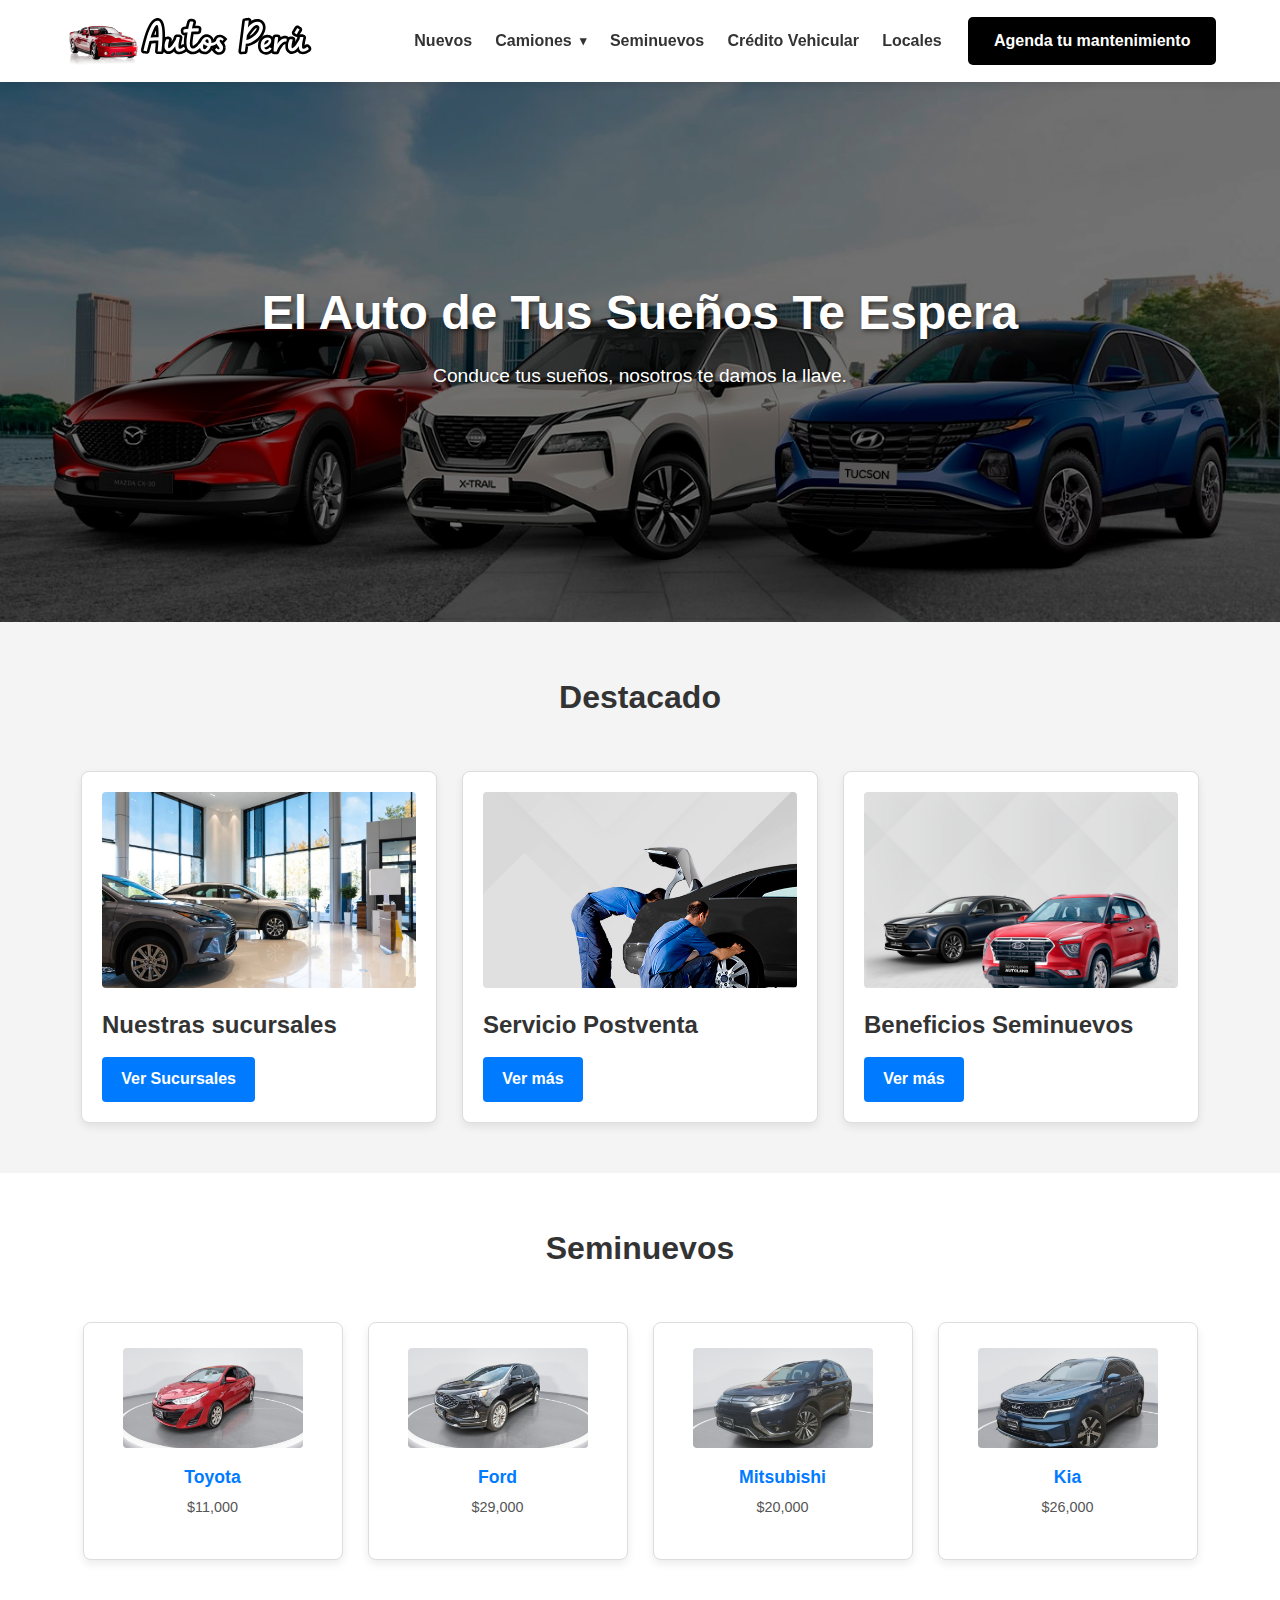
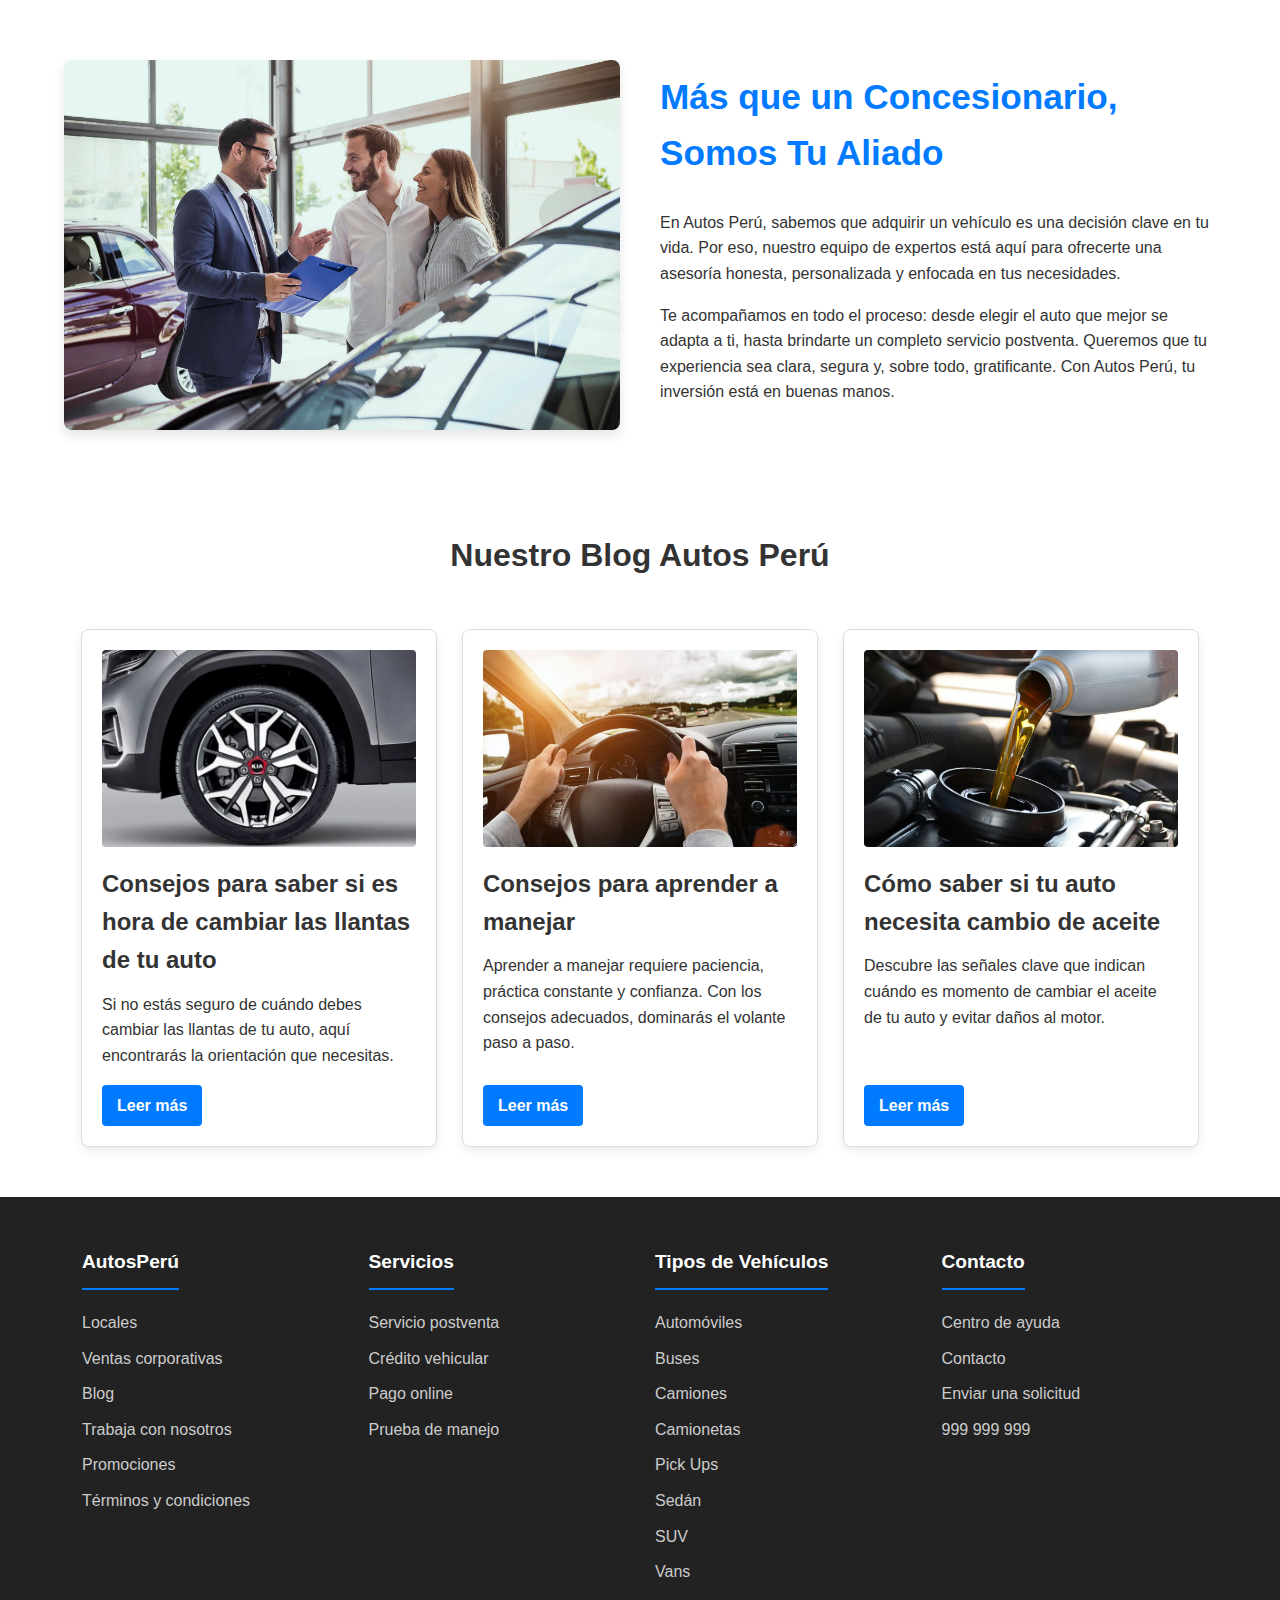
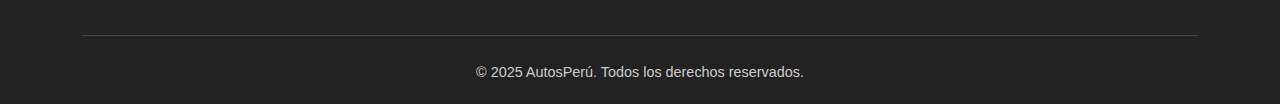
<file: index.html>
<!DOCTYPE html>
<html lang="es">
<head>
    <meta charset="UTF-8">
    <meta name="viewport" content="width=device-width, initial-scale=1.0">
    <title>Kiram Autos</title>
    <link rel="stylesheet" href="style.css">
</head>
<body>
    <header class="header">
        <div class="header-container">
            <div class="logo">
                <img src="Imagenes/Auto_logo.svg" alt="Logo Kiram">
            </div>

            <input type="checkbox" id="menu-toggle" class="menu-toggle-checkbox">
            <label for="menu-toggle" class="menu-toggle-label">
                <span></span> <span></span>
                <span></span>
            </label>

            <nav class="nav-menu">
                <ul class="nav-list">
                    <li><a href="#">Nuevos</a></li>
                    <li class="dropdown-li">
                        <details class="dropdown-details">
                            <summary class="dropbtn">
                                Camiones
                                <span class="arrow">&#9662;</span>
                            </summary>
                            <div class="dropdown-content">
                                <a href="#">Fuso</a>
                                <a href="#">Modelo X</a>
                                <a href="#">Modelo Y</a>
                            </div>
                        </details>
                    </li>
                    <li><a href="#">Seminuevos</a></li>
                    <li><a href="#">Crédito Vehicular</a></li>
                    <li><a href="#">Locales</a></li>
                </ul>
                <a href="#" class="btn-mantenimiento">Agenda tu mantenimiento</a>
            </nav>
        </div>
    </header>

    <section class="hero">
        <div class="hero-content">
            <h1>El Auto de Tus Sueños Te Espera</h1>
            <p>Conduce tus sueños, nosotros te damos la llave.</p>
        </div>
    </section>

    <section class="tres-articulos">
        <div class="container">
            <h2>Destacado</h2>
            <div class="articulos-container">
                <article class="articulo">
                    <img src="Imagenes/Seccion1_1.jpg" alt="Descripción modelo 1">
                    <h3>Nuestras sucursales</h3>
                    <a href="#" class="btn-articulo">Ver Sucursales</a>
                </article>
                <article class="articulo">
                    <img src="Imagenes/Seccion1_2.jpg" alt="Descripción modelo 2">
                    <h3>Servicio Postventa</h3>
                    <a href="#" class="btn-articulo">Ver más</a>
                </article>
                <article class="articulo">
                    <img src="Imagenes/Seccion1_3.jpg" alt="Descripción modelo 3">
                    <h3>Beneficios Seminuevos</h3>
                    <a href="#" class="btn-articulo">Ver más</a>
                </article>
            </div>
        </div>
    </section>

    <section class="cuatro-articulos">
        <div class="container">
            <h2>Seminuevos</h2>
            <div class="articulos-container">
                <article class="articulo-pequeno">
                    <img src="Imagenes/Toyota.jpg" alt="Icono servicio">
                    <h4>Toyota</h4>
                    <p>$11,000</p>
                </article>
                <article class="articulo-pequeno">
                    <img src="Imagenes/Ford.jpg" alt="Icono financiamiento">
                    <h4>Ford</h4>
                    <p>$29,000</p>
                </article>
                <article class="articulo-pequeno">
                    <img src="Imagenes/Mitsubishi.jpg" alt="Icono calidad">
                    <h4>Mitsubishi</h4>
                    <p>$20,000</p>
                </article>
                <article class="articulo-pequeno">
                    <img src="Imagenes/Kia.jpg" alt="Icono experiencia">
                    <h4>Kia</h4>
                    <p>$26,000</p>
                </article>
            </div>
        </div>
    </section>

    <section class="imagen-texto">
        <div class="container">
            <div class="imagen-texto-container">
                <div class="imagen-col">
                    <img src="Imagenes/Ventas_autos.jpg" alt="Equipo Autoland">
                </div>
                <div class="texto-col">
                    <h2>Más que un Concesionario, Somos Tu Aliado</h2>
                    <p>En Autos Perú, sabemos que adquirir un vehículo es una decisión clave en tu vida. Por eso, nuestro equipo de expertos está aquí para ofrecerte una asesoría honesta, personalizada y enfocada en tus necesidades.</p>
                    <p>Te acompañamos en todo el proceso: desde elegir el auto que mejor se adapta a ti, hasta brindarte un completo servicio postventa. Queremos que tu experiencia sea clara, segura y, sobre todo, gratificante. Con Autos Perú, tu inversión está en buenas manos.</p>
                </div>
            </div>
        </div>
    </section>

    <section class="blog">
        <div class="container">
            <h2>Nuestro Blog Autos Perú</h2>
            <div class="articulos-container">
                <article class="articulo-blog">
                    <img src="Imagenes/Llantas.jpg" alt="Llantas">
                    <h3>Consejos para saber si es hora de cambiar las llantas de tu auto</h3>
                    <p>Si no estás seguro de cuándo debes cambiar las llantas de tu auto, aquí encontrarás la orientación que necesitas.</p>
                    <a href="#" class="leer-mas">Leer más</a>
                </article>
                <article class="articulo-blog">
                    <img src="Imagenes/manejar.jpg" alt="Nuevas tecnologías en autos">
                    <h3>Consejos para aprender a manejar</h3>
                    <p>Aprender a manejar requiere paciencia, práctica constante y confianza. Con los consejos adecuados, dominarás el volante paso a paso.</p>
                    <a href="#" class="leer-mas">Leer más</a>
                </article>
                <article class="articulo-blog">
                    <img src="Imagenes/Aceite.jpg" alt="Guía para comprar un seminuevo">
                    <h3>Cómo saber si tu auto necesita cambio de aceite</h3>
                    <p>Descubre las señales clave que indican cuándo es momento de cambiar el aceite de tu auto y evitar daños al motor.</p>
                    <a href="#" class="leer-mas">Leer más</a>
                </article>
            </div>
        </div>
    </section>

    <footer class="footer">
        <div class="container">
            <div class="footer-container">
                <div class="footer-columna">
                    <h4>AutosPerú</h4>
                    <ul>
                        <li><a href="#">Locales</a></li>
                        <li><a href="#">Ventas corporativas</a></li>
                        <li><a href="#">Blog</a></li>
                        <li><a href="#">Trabaja con nosotros</a></li>
                        <li><a href="#">Promociones</a></li>
                        <li><a href="#">Términos y condiciones</a></li>
                    </ul>
                </div>
                <div class="footer-columna">
                    <h4>Servicios</h4>
                    <ul>
                        <li><a href="#">Servicio postventa</a></li>
                        <li><a href="#">Crédito vehicular</a></li>
                        <li><a href="#">Pago online</a></li>
                        <li><a href="#">Prueba de manejo</a></li>
                    </ul>
                </div>
                <div class="footer-columna">
                    <h4>Tipos de Vehículos</h4>
                    <ul>
                        <li><a href="#">Automóviles</a></li>
                        <li><a href="#">Buses</a></li>
                        <li><a href="#">Camiones</a></li>
                        <li><a href="#">Camionetas</a></li>
                        <li><a href="#">Pick Ups</a></li>
                        <li><a href="#">Sedán</a></li>
                        <li><a href="#">SUV</a></li>
                        <li><a href="#">Vans</a></li>
                    </ul>
                </div>
                <div class="footer-columna">
                    <h4>Contacto</h4>
                    <ul>
                        <li><a href="#">Centro de ayuda</a></li>
                        <li><a href="#">Contacto</a></li>
                        <li><a href="mailto:Autosperu@correo.com>Autosperu@correo.com">Enviar una solicitud</a></li>
                        <li><a href='https://web.whatsapp.com/send?phone=51999999999'>999 999 999</a></li>
                    </ul>
                </div>
            </div>
            <div class="footer-bottom-section">
                <div class="footer-bottom">
                    <p>&copy; 2025 AutosPerú. Todos los derechos reservados.</p>
                </div>
            </div>
        </div>
    </footer>
</body>
</html>
</file>
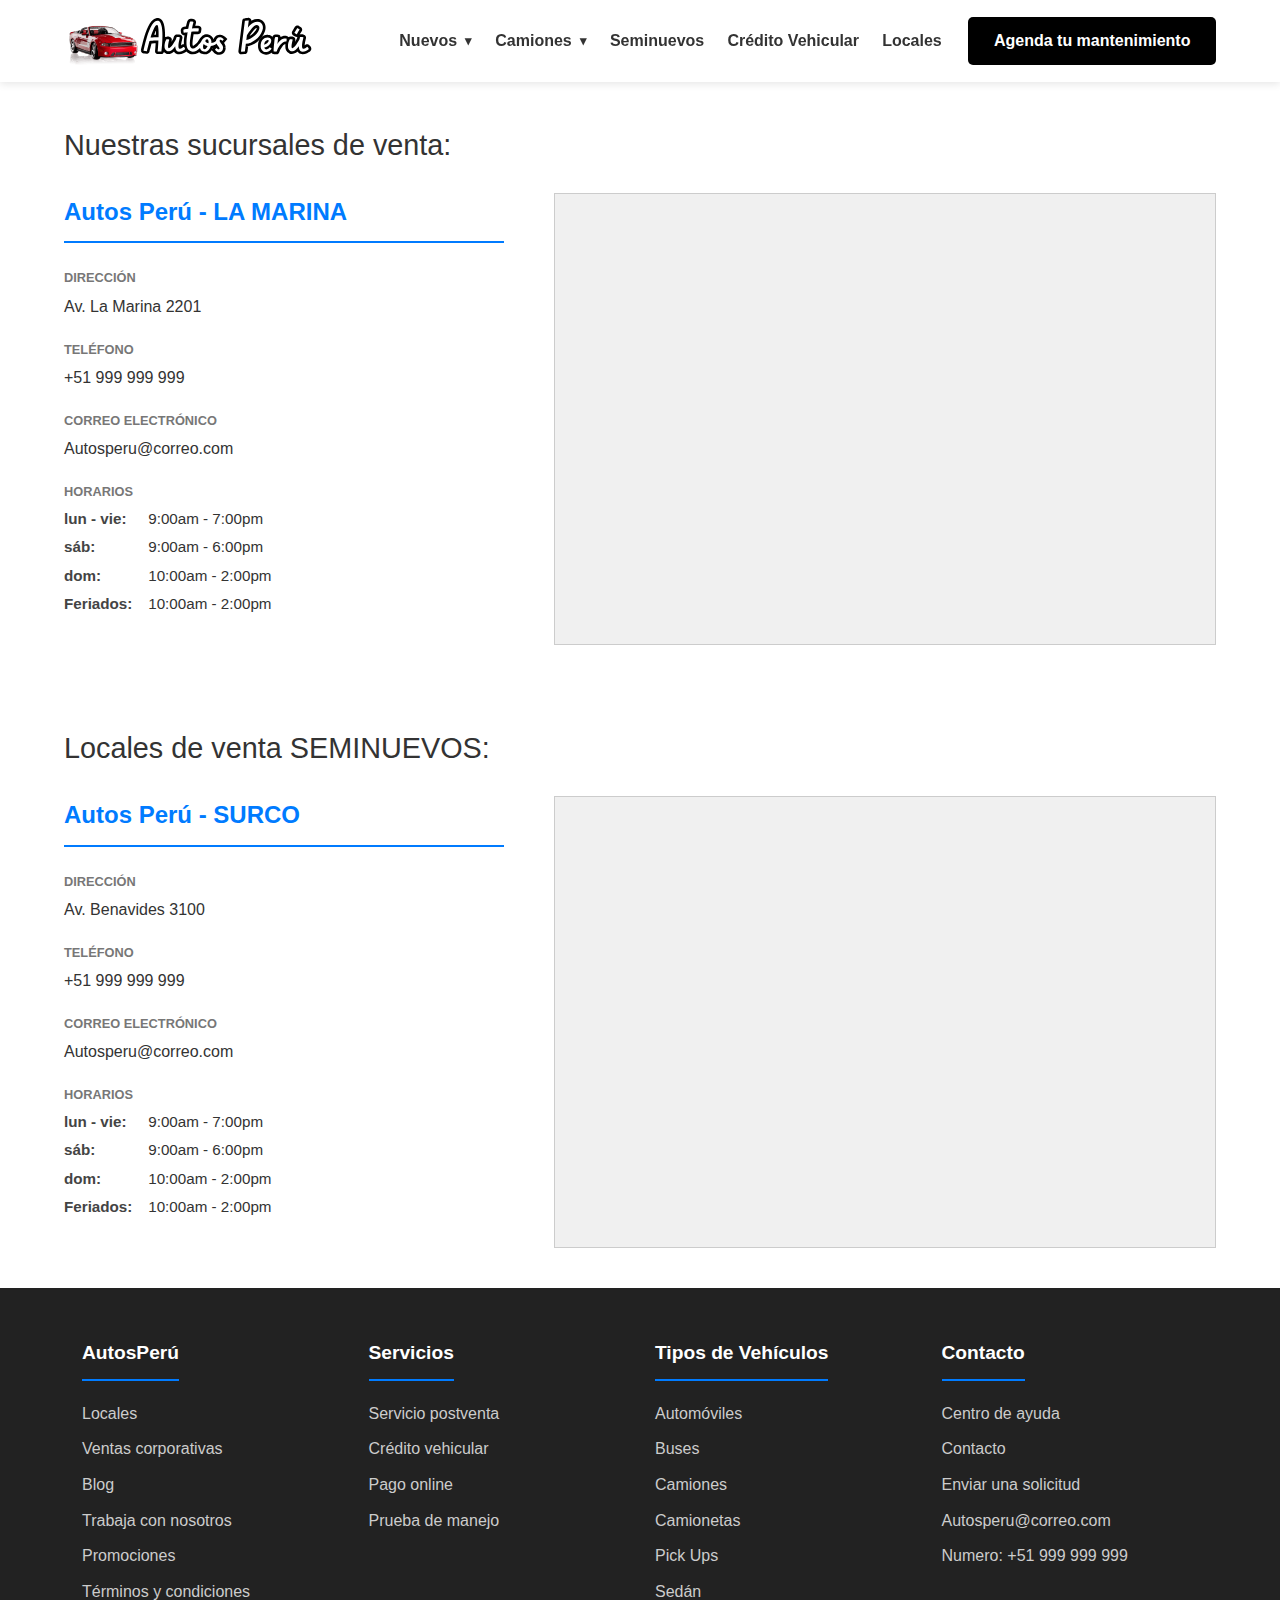
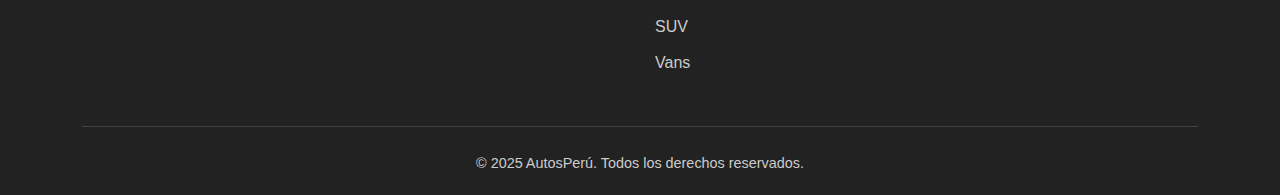
<file: locales.html>
<!DOCTYPE html>
<html lang="es">
<head>
    <meta charset="UTF-8">
    <meta name="viewport" content="width=device-width, initial-scale=1.0">
    <title>Kiram Autos</title>
    <link rel="stylesheet" href="style.css">
</head>
<body>
    <header class="header">
        <div class="header-container">
            <div class="logo">
                <img src="Imagenes/Auto_logo.svg" alt="Logo Kiram">
            </div>

            <input type="checkbox" id="menu-toggle" class="menu-toggle-checkbox">
            <label for="menu-toggle" class="menu-toggle-label">
                <span></span> <span></span>
                <span></span>
            </label>

            <nav class="nav-menu">
                <ul class="nav-list">
                    <li class="dropdown-li">
                        <details class="dropdown-details">
                            <summary class="dropbtn">
                                Nuevos
                                <span class="arrow">&#9662;</span>
                            </summary>
                            <div class="dropdown-content">
                                <a href="index.html">Kia</a>
                                <a href="index.html">Toyota</a>
                                <a href="index.html">Ford</a>
                                <a href="index.html">Madza</a>
                                <a href="index.html">Susuki</a>
                                <a href="index.html">Nissan</a>
                                <a href="index.html">Renault</a>
                                <a href="index.html">Mitsubishi</a>
                                
                            </div>
                        </details>
                    </li>

                    <li class="dropdown-li">
                        <details class="dropdown-details">
                            <summary class="dropbtn">
                                Camiones
                                <span class="arrow">&#9662;</span>
                            </summary>
                            <div class="dropdown-content">
                                <a href="index.html">Fuso</a>
                                <a href="index.html">Proximamente</a>
                            </div>
                        </details>
                    </li>
                    <li><a href="#">Seminuevos</a></li>
                    <li><a href="#">Crédito Vehicular</a></li>
                    <li><a href="#">Locales</a></li>
                </ul>
                <a href="#" class="btn-mantenimiento">Agenda tu mantenimiento</a>
            </nav>
        </div>
    </header>

    

<main>
        <section class="detalle-local-section">
            <div class="container">
                <h2 class="page-main-title">Nuestras sucursales de venta:</h2>
                <div class="detalle-local-container">
                    <div class="detalle-local-info">
                        <h3>Autos Perú - LA MARINA</h3>
                        <div class="info-item">
                            <span class="info-label">DIRECCIÓN</span>
                            <p class="info-value">Av. La Marina 2201</p>
                        </div>
                        <div class="info-item">
                            <span class="info-label">TELÉFONO</span>
                            <p class="info-value">+51 999 999 999</p>
                        </div>
                        <div class="info-item">
                            <span class="info-label">CORREO ELECTRÓNICO</span>
                            <p class="info-value">Autosperu@correo.com</p> </div>
                        <div class="info-item">
                            <span class="info-label">HORARIOS</span>
                            <div class="info-value horarios-detalle">
                                <p><span>lun - vie:</span> 9:00am - 7:00pm</p>
                                <p><span>sáb:</span> 9:00am - 6:00pm</p>
                                <p><span>dom:</span> 10:00am - 2:00pm</p>
                                <p><span>Feriados:</span> 10:00am - 2:00pm</p>
                            </div>
                        </div>
                    </div>
                    <div class="detalle-local-map">
                        <iframe src="https://www.google.com/maps/embed?pb=!1m18!1m12!1m3!1d3901.4904847633134!2d-77.08544499999999!3d-12.078537400000002!2m3!1f0!2f0!3f0!3m2!1i1024!2i768!4f13.1!3m3!1m2!1s0x9105c9718bb7a277%3A0x5607151c2ca8c9e1!2sAv.%20de%20la%20Marina%202201%2C%20San%20Miguel%2015087!5e0!3m2!1ses!2spe!4v1748754795668!5m2!1ses!2spe" width="600" height="450" style="border:0;" allowfullscreen="" loading="lazy" referrerpolicy="no-referrer-when-downgrade"></iframe>
                    </div>
                </div>
            </div>
        </section>

        <section class="detalle-local-section">
            <div class="container">
                <h2 class="page-main-title">Locales de venta SEMINUEVOS:</h2>
                <div class="detalle-local-container">
                    <div class="detalle-local-info">
                        <h3>Autos Perú - SURCO</h3>
                        <div class="info-item">
                            <span class="info-label">DIRECCIÓN</span>
                            <p class="info-value">Av. Benavides 3100</p>
                        </div>
                        <div class="info-item">
                            <span class="info-label">TELÉFONO</span>
                            <p class="info-value">+51 999 999 999</p>
                        </div>
                        <div class="info-item">
                            <span class="info-label">CORREO ELECTRÓNICO</span>
                            <p class="info-value">Autosperu@correo.com</p> </div>
                        <div class="info-item">
                            <span class="info-label">HORARIOS</span>
                            <div class="info-value horarios-detalle">
                                <p><span>lun - vie:</span> 9:00am - 7:00pm</p>
                                <p><span>sáb:</span> 9:00am - 6:00pm</p>
                                <p><span>dom:</span> 10:00am - 2:00pm</p>
                                <p><span>Feriados:</span> 10:00am - 2:00pm</p>
                            </div>
                        </div>
                    </div>
                    <div class="detalle-local-map">
                    <iframe src="https://www.google.com/maps/embed?pb=!1m18!1m12!1m3!1d3900.752595320981!2d-77.00159719999999!3d-12.129072899999997!2m3!1f0!2f0!3f0!3m2!1i1024!2i768!4f13.1!3m3!1m2!1s0x9105c7f89d14da95%3A0xff8c2a500c1b6ebf!2sAv.%20Alfredo%20Benavides%203100%2C%20Lima%2015048!5e0!3m2!1ses!2spe!4v1748754887743!5m2!1ses!2spe" width="600" height="450" style="border:0;" allowfullscreen="" loading="lazy" referrerpolicy="no-referrer-when-downgrade"></iframe>
                    </div>
                </div>
            </div>
        </section>
    </main>








    <footer class="footer">
        <div class="container">
            <div class="footer-container">
                <div class="footer-columna">
                    <h4>AutosPerú</h4>
                    <ul>
                        <li><a href="#">Locales</a></li>
                        <li><a href="#">Ventas corporativas</a></li>
                        <li><a href="#">Blog</a></li>
                        <li><a href="#">Trabaja con nosotros</a></li>
                        <li><a href="#">Promociones</a></li>
                        <li><a href="#">Términos y condiciones</a></li>
                    </ul>
                </div>
                <div class="footer-columna">
                    <h4>Servicios</h4>
                    <ul>
                        <li><a href="#">Servicio postventa</a></li>
                        <li><a href="#">Crédito vehicular</a></li>
                        <li><a href="#">Pago online</a></li>
                        <li><a href="#">Prueba de manejo</a></li>
                    </ul>
                </div>
                <div class="footer-columna">
                    <h4>Tipos de Vehículos</h4>
                    <ul>
                        <li><a href="#">Automóviles</a></li>
                        <li><a href="#">Buses</a></li>
                        <li><a href="#">Camiones</a></li>
                        <li><a href="#">Camionetas</a></li>
                        <li><a href="#">Pick Ups</a></li>
                        <li><a href="#">Sedán</a></li>
                        <li><a href="#">SUV</a></li>
                        <li><a href="#">Vans</a></li>
                    </ul>
                </div>
                <div class="footer-columna">
                    <h4>Contacto</h4>
                    <ul>
                        <li><a href="#">Centro de ayuda</a></li>
                        <li><a href="#">Contacto</a></li>
                        <li><a href="#">Enviar una solicitud</a></li>
                        <li><a href="mailto:Autosperu@correo.com>Autosperu@correo.com">Autosperu@correo.com</a></li>
                        <li><a href='https://web.whatsapp.com/send?phone=51999999999'>Numero: +51 999 999 999</a></p></li>
                    </ul>
                </div>
            </div>
            <div class="footer-bottom-section">
                <div class="footer-bottom">
                    <p>&copy; 2025 AutosPerú. Todos los derechos reservados.</p>
                </div>
            </div>
        </div>
    </footer>
</body>
</html>
</file>
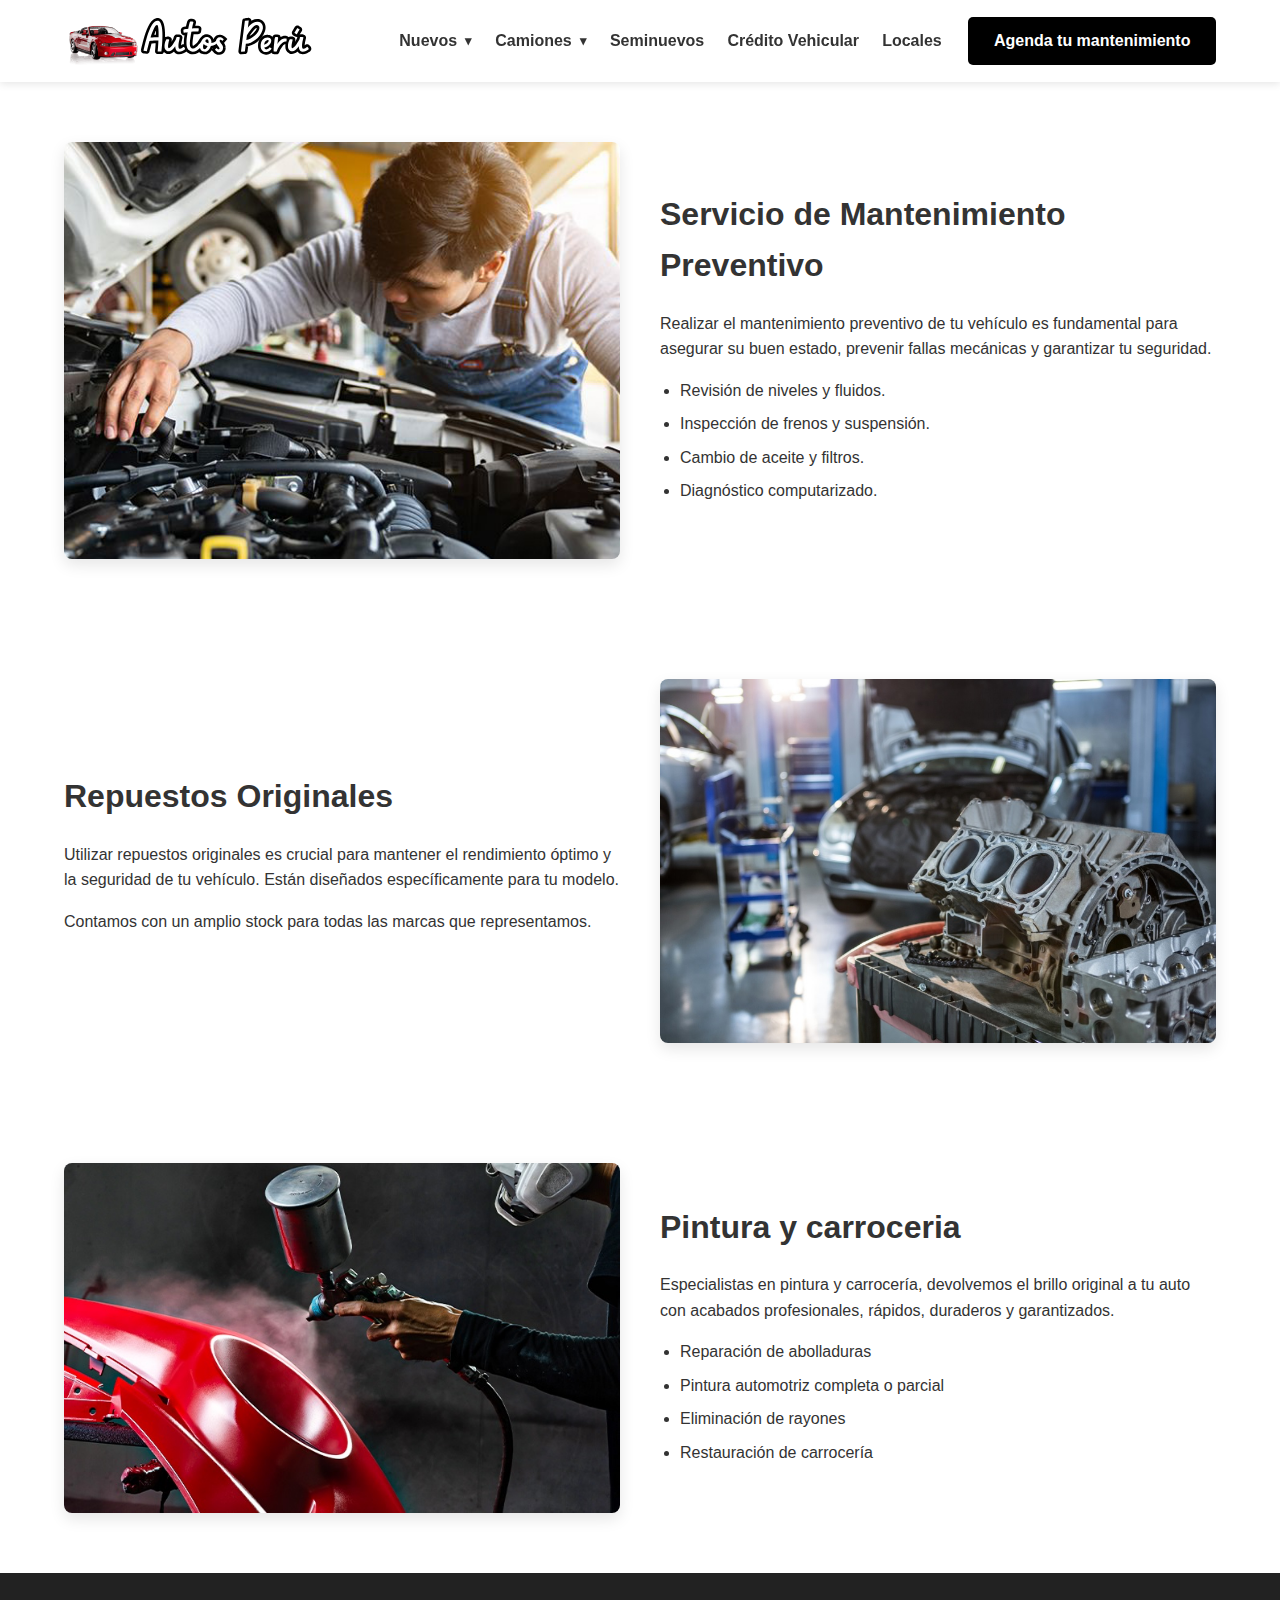
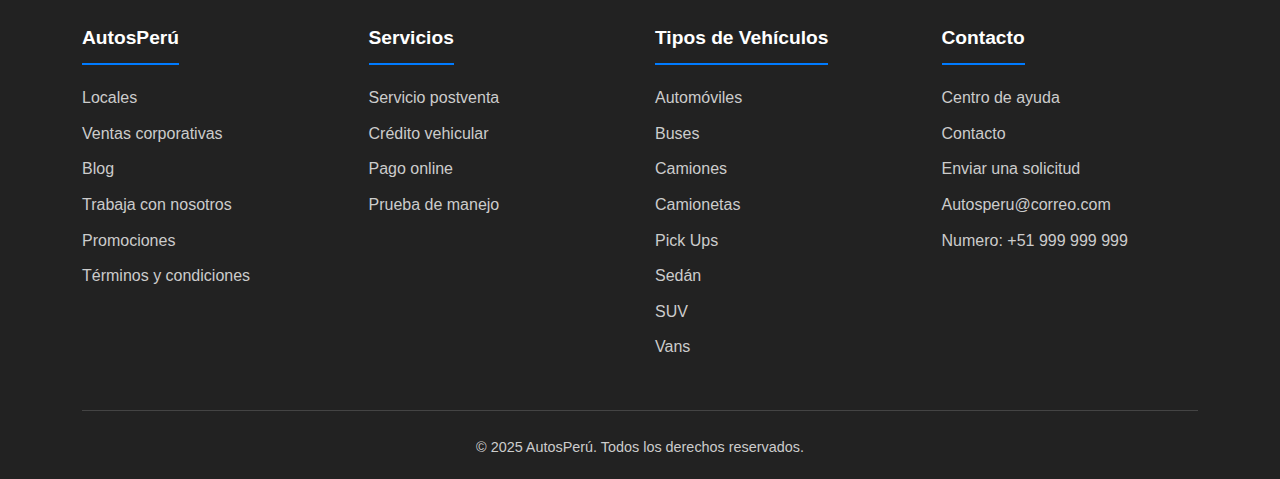
<file: serviciopostventa.html>
<!DOCTYPE html>
<html lang="es">
<head>
    <meta charset="UTF-8">
    <meta name="viewport" content="width=device-width, initial-scale=1.0">
    <title>Kiram Autos</title>
    <link rel="stylesheet" href="style.css">
</head>
<body>
    <header class="header">
        <div class="header-container">
            <div class="logo">
            <a href="index.html" class="enlace-con-imagen">
            <img src="Imagenes/Auto_logo.svg" alt="TEXTO_ALTERNATIVO">
             </a>
            </div>

            <input type="checkbox" id="menu-toggle" class="menu-toggle-checkbox">
            <label for="menu-toggle" class="menu-toggle-label">
                <span></span> <span></span>
                <span></span>
            </label>

            <nav class="nav-menu">
                <ul class="nav-list">
                    <li class="dropdown-li">
                        <details class="dropdown-details">
                            <summary class="dropbtn">
                                Nuevos
                                <span class="arrow">&#9662;</span>
                            </summary>
                            <div class="dropdown-content">
                                <a href="index.html">Kia</a>
                                <a href="index.html">Toyota</a>
                                <a href="index.html">Ford</a>
                                <a href="index.html">Madza</a>
                                <a href="index.html">Susuki</a>
                                <a href="index.html">Nissan</a>
                                <a href="index.html">Renault</a>
                                <a href="index.html">Mitsubishi</a>
                                
                            </div>
                        </details>
                    </li>

                    <li class="dropdown-li">
                        <details class="dropdown-details">
                            <summary class="dropbtn">
                                Camiones
                                <span class="arrow">&#9662;</span>
                            </summary>
                            <div class="dropdown-content">
                                <a href="index.html">Fuso</a>
                                <a href="index.html">Proximamente</a>
                            </div>
                        </details>
                    </li>
                    <li><a href="#">Seminuevos</a></li>
                    <li><a href="#">Crédito Vehicular</a></li>
                    <li><a href="#">Locales</a></li>
                </ul>
                <a href="#" class="btn-mantenimiento">Agenda tu mantenimiento</a>
            </nav>
        </div>
    </header>

  
        <section class="info-alternada-section">
            <div class="container info-alternada-container">
                <div class="info-imagen">
                    <img src="Imagenes/mantenimiento2.jpg" alt="Servicio de Mantenimiento">
                </div>
                <div class="info-texto">
                    <h2>Servicio de Mantenimiento Preventivo</h2>
                    <p>Realizar el mantenimiento preventivo de tu vehículo es fundamental para asegurar su buen estado, prevenir fallas mecánicas y garantizar tu seguridad.</p>
                    <ul>
                        <li>Revisión de niveles y fluidos.</li>
                        <li>Inspección de frenos y suspensión.</li>
                        <li>Cambio de aceite y filtros.</li>
                        <li>Diagnóstico computarizado.</li>
                    </ul>
                </div>
            </div>
        </section>

        <section class="info-alternada-section bg-light">
            <div class="container info-alternada-container reverse">
                <div class="info-imagen">
                    <img src="Imagenes/repuestos2.jpg"Repuestos Originales">
                </div>
                <div class="info-texto">
                    <h2>Repuestos Originales</h2>
                    <p>Utilizar repuestos originales es crucial para mantener el rendimiento óptimo y la seguridad de tu vehículo. Están diseñados específicamente para tu modelo.</p>
                    <p>Contamos con un amplio stock para todas las marcas que representamos.</p>
                </div>
            </div>
        </section>
        
        <section class="info-alternada-section">
             <div class="container info-alternada-container">
                <div class="info-imagen">
                    <img src="Imagenes/pintura.jpg" alt="Accesorios para tu Vehículo">
                </div>
                <div class="info-texto">
                    <h2>Pintura y carroceria</h2>
                    <p>Especialistas en pintura y carrocería, devolvemos el brillo original a tu auto con acabados profesionales, rápidos, duraderos y garantizados.</p>
                     <ul>
                        <li>Reparación de abolladuras</li>
                        <li>Pintura automotriz completa o parcial</li>
                        <li>Eliminación de rayones</li>
                        <li>Restauración de carrocería</li>
                    </ul>
                </div>
            </div>
        </section>
    









    <footer class="footer">
        <div class="container">
            <div class="footer-container">
                <div class="footer-columna">
                    <h4>AutosPerú</h4>
                    <ul>
                        <li><a href="#">Locales</a></li>
                        <li><a href="#">Ventas corporativas</a></li>
                        <li><a href="#">Blog</a></li>
                        <li><a href="#">Trabaja con nosotros</a></li>
                        <li><a href="#">Promociones</a></li>
                        <li><a href="#">Términos y condiciones</a></li>
                    </ul>
                </div>
                <div class="footer-columna">
                    <h4>Servicios</h4>
                    <ul>
                        <li><a href="#">Servicio postventa</a></li>
                        <li><a href="#">Crédito vehicular</a></li>
                        <li><a href="#">Pago online</a></li>
                        <li><a href="#">Prueba de manejo</a></li>
                    </ul>
                </div>
                <div class="footer-columna">
                    <h4>Tipos de Vehículos</h4>
                    <ul>
                        <li><a href="#">Automóviles</a></li>
                        <li><a href="#">Buses</a></li>
                        <li><a href="#">Camiones</a></li>
                        <li><a href="#">Camionetas</a></li>
                        <li><a href="#">Pick Ups</a></li>
                        <li><a href="#">Sedán</a></li>
                        <li><a href="#">SUV</a></li>
                        <li><a href="#">Vans</a></li>
                    </ul>
                </div>
                <div class="footer-columna">
                    <h4>Contacto</h4>
                    <ul>
                        <li><a href="#">Centro de ayuda</a></li>
                        <li><a href="#">Contacto</a></li>
                        <li><a href="#">Enviar una solicitud</a></li>
                        <li><a href="mailto:Autosperu@correo.com>Autosperu@correo.com">Autosperu@correo.com</a></li>
                        <li><a href='https://web.whatsapp.com/send?phone=51999999999'>Numero: +51 999 999 999</a></p></li>
                    </ul>
                </div>
            </div>
            <div class="footer-bottom-section">
                <div class="footer-bottom">
                    <p>&copy; 2025 AutosPerú. Todos los derechos reservados.</p>
                </div>
            </div>
        </div>
    </footer>
</body>
</html>
</file>
<file: style.css>
/* Estilos Generales */
:root {
    --primary-color: #007bff; /* Azul Autoland (ejemplo) */
    --secondary-color: #333;
    --accent-color: #000; /* Negro para botón de mantenimiento */
    --light-gray: #f4f4f4;
    --text-color: #333;
    --white-color: #fff;
    --footer-bg: #222;
    --footer-text: #ccc;
    --transition-speed: 0.3s;
}

body {
    font-family: 'Arial', sans-serif;
    margin: 0;
    padding: 0;
    line-height: 1.6;
    color: var(--text-color);
    box-sizing: border-box;
    background-color: var(--white-color);
}

*, *:before, *:after {
    box-sizing: inherit;
}

.container {
    width: 90%;
    max-width: 1200px;
    margin: 0 auto;
}

h1, h2, h3, h4 {
    margin-top: 0;
    margin-bottom: 0.8em;
    color: var(--secondary-color);
}
h2 { font-size: 2em; text-align: center; margin-bottom: 1.5em;}
h3 { font-size: 1.5em; }
h4 { font-size: 1.1em; }


p {
    margin-top: 0;
    margin-bottom: 1em;
}

img {
    max-width: 100%;
    height: auto;
    display: block;
    border-radius: 4px; /* Bordes redondeados sutiles para imágenes */
}

a {
    text-decoration: none;
    color: var(--primary-color);
    transition: color var(--transition-speed) ease;
}
a:hover {
    color: var(--secondary-color);
}

ul {
    list-style: none;
    padding: 0;
    margin: 0;
}

/* Header */
.header {
    background-color: var(--white-color);
    box-shadow: 0 2px 8px rgba(0,0,0,0.1);
    padding: 1em 0;
    position: sticky;
    top: 0;
    z-index: 1000;
    width: 100%;
}

.header-container {
    display: flex;
    justify-content: space-between;
    align-items: center;
    width: 90%;
    max-width: 1200px;
    margin: 0 auto;
    position: relative;
}

.logo img {
    height: 50px; /* Ajusta según el tamaño de tu logo */
    vertical-align: middle;
}

/* --- CSS Only Menu (Checkbox Hack) --- */
.menu-toggle-checkbox {
    display: none;
}

.menu-toggle-label {
    display: none;
    cursor: pointer;
    padding: 10px;
    width: 30px;
    height: 22px; /* Altura basada en las 3 líneas + márgenes */
    position: relative;
    z-index: 1001;
}

.menu-toggle-label span {
    display: block;
    background-color: var(--secondary-color);
    height: 3px;
    width: 100%;
    margin-bottom: 5px; /* Espacio entre líneas */
    position: relative;
    transition: transform var(--transition-speed) ease, opacity var(--transition-speed) ease;
    border-radius: 1px;
}
.menu-toggle-label span:last-child {
    margin-bottom: 0;
}

.nav-menu {
    display: flex;
    align-items: center;
}

.nav-list {
    display: flex;
    align-items: center;
}

.nav-list li {
    margin-left: 20px;
    position: relative;
}

.nav-list a,
.dropdown-details summary {
    color: var(--secondary-color);
    font-weight: bold;
    padding: 0.6em 0.10em;
    transition: color var(--transition-speed) ease;
    display: block;
    border-radius: 4px;
}

.nav-list a:hover,
.dropdown-details summary:hover,
.nav-list a:focus,
.dropdown-details summary:focus {
    color: var(--primary-color);
    background-color: #f0f0f0; /* Ligero feedback visual */
}

/* Dropdown con <details> y <summary> */
.dropdown-details {
    position: relative;
}

.dropdown-details summary {
    list-style: none; /* Remueve el marcador por defecto */
    cursor: pointer;
    display: flex;
    align-items: center;
}
.dropdown-details summary::-webkit-details-marker { display: none; }
.dropdown-details summary::marker { display: none; font-size: 0; color: transparent;}

.arrow {
    margin-left: 8px;
    font-size: 0.8em;
    transition: transform var(--transition-speed) ease;
    line-height: 1; /* Evita que afecte altura del summary */
}

.dropdown-details[open] > summary .arrow {
    transform: rotate(180deg);
}

.dropdown-details .dropdown-content {
    display: none;
    position: absolute;
    background-color: var(--white-color);
    min-width: 190px;
    box-shadow: 0px 8px 16px rgba(0,0,0,0.15);
    z-index: 10;
    border-radius: 4px;
    left: 0;
    top: calc(100% + 8px); /* Espacio debajo del summary */
    padding: 0.5em 0;
    border: 1px solid #eee;
}

.dropdown-details[open] > .dropdown-content {
    display: block;
}

.dropdown-content a {
    color: var(--secondary-color);
    padding: 10px 18px;
    text-decoration: none;
    display: block;
    font-weight: normal;
    white-space: nowrap;
    font-size: 0.95em;
}

.dropdown-content a:hover,
.dropdown-content a:focus {
    background-color: #f0f0f0;
    color: var(--primary-color);
}

/* Botón "Agenda tu mantenimiento" */
.btn-mantenimiento {
    background-color: var(--accent-color);
    color: var(--white-color);
    border: none;
    padding: 0.7em 1.6em;
    border-radius: 5px;
    font-weight: bold;
    cursor: pointer;
    transition: background-color var(--transition-speed) ease, transform var(--transition-speed) ease;
    margin-left: 25px;
    white-space: nowrap;
    text-decoration: none; /* Para si se usa como <a> */
    display: inline-block; /* Para si se usa como <a> */
}

.btn-mantenimiento:hover,
.btn-mantenimiento:focus {
    background-color: #444; /* Un poco más claro que el negro */
    transform: translateY(-2px);
    color: var(--white-color);
}

/* Hero Section */
.hero {
    background-image: url('Imagenes/Fondo_principal.jpg'); /* Reemplaza con tu imagen de fondo */
    background-size: cover;
    background-position: center center;
    color: var(--white-color);
    text-align: center;
    padding: 100px 20px;
    position: relative;
    display: flex;
    align-items: center;
    justify-content: center;
    min-height: 60vh; /* Altura mínima */
}
.hero::before {
    content: "";
    position: absolute;
    top: 0; left: 0; right: 0; bottom: 0;
    background-color: rgba(0, 0, 0, 0.55); /* Overlay más oscuro */
    z-index: 1;
}
.hero-content {
    position: relative;
    z-index: 2;
    max-width: 800px;
    margin: 0 auto;
}
.hero h1 {
    font-size: 3em;
    margin-bottom: 0.4em;
    line-height: 1.2;
    color: var(--white-color);
    text-shadow: 2px 2px 4px rgba(0,0,0,0.5);
}
.hero p {
    font-size: 1.4em;
    line-height: 1.6;
    margin-bottom: 0;
    color: var(--white-color);
    text-shadow: 1px 1px 3px rgba(0,0,0,0.5);
}

/* Secciones de Artículos (General) */
.tres-articulos, .cuatro-articulos, .blog {
    padding: 50px 0;
}
.tres-articulos { background-color: var(--light-gray); }

.articulos-container {
    display: flex;
    flex-wrap: wrap;
    justify-content: center; /* Centrar artículos si no llenan toda la fila */
    gap: 25px; /* Espacio entre artículos */
}

.articulo, .articulo-pequeno, .articulo-blog {
    background-color: var(--white-color);
    border: 1px solid #ddd;
    border-radius: 8px;
    padding: 20px;
    text-align: left;
    box-shadow: 0 4px 8px rgba(0,0,0,0.08);
    transition: transform var(--transition-speed) ease, box-shadow var(--transition-speed) ease;
    display: flex;
    flex-direction: column;
    overflow: hidden; /* Para asegurar que el borde redondeado se aplique bien a la imagen */
}
.articulo:hover, .articulo-pequeno:hover, .articulo-blog:hover {
    transform: translateY(-8px);
    box-shadow: 0 8px 16px rgba(0,0,0,0.12);
}

.articulo img, .articulo-pequeno img, .articulo-blog img {
    margin-bottom: 18px;
    width: 100%;
    object-fit: cover;
    aspect-ratio: 16/10; /* Proporción para imágenes */
}
.cuatro-articulos .articulo-pequeno img {
    width: 180px; /* Iconos más pequeños */
    height: 100px;
    margin-left: auto;
    margin-right: auto;
    aspect-ratio: 1/1; /* Para iconos cuadrados */
    margin-bottom: 15px;
}

.articulo h3, .articulo-blog h3 { margin-bottom: 0.5em; }
.articulo-pequeno h4 { text-align: center; margin-bottom: 0.3em; color: var(--primary-color); }
.articulo-pequeno p { text-align: center; font-size: 0.9em; color: #555; }


/* Botones en sección de tres artículos */
.btn-articulo {
    display: inline-block;
    background-color: var(--primary-color);
    color: var(--white-color);
    padding: 0.6em 1.2em;
    border-radius: 4px;
    text-align: center;
    font-weight: bold;
    margin-top: auto; /* Empuja el botón hacia abajo */
    align-self: flex-start; /* Alinea a la izquierda si el texto no llena */
    transition: background-color var(--transition-speed) ease;
}
.btn-articulo:hover, .btn-articulo:focus {
    background-color: var(--secondary-color);
    color: var(--white-color);
}

/* Distribución de Artículos */
.tres-articulos .articulo, .blog .articulo-blog {
    flex-basis: calc(33.333% - 28px); /* Ajuste para el gap */
    min-width: 280px; /* Evitar que se encojan demasiado */
}
.cuatro-articulos .articulo-pequeno {
    flex-basis: calc(25% - 28px); /* Ajuste para el gap */
    min-width: 200px;
    padding: 25px 15px;
}

.leer-mas {
    display: inline-block;
    margin-top: auto; /* Empuja el botón hacia abajo */
    padding: 8px 15px;
    background-color: var(--primary-color);
    color: var(--white-color);
    border-radius: 4px;
    text-align: center;
    font-weight: bold;
    transition: background-color var(--transition-speed) ease;
    align-self: flex-start;
}
.leer-mas:hover, .leer-mas:focus {
    background-color: var(--secondary-color);
    color: var(--white-color);
}

/* Sección Imagen y Texto */
.imagen-texto {
    padding: 50px 0;
    background-color: var(--white-color);
}
.imagen-texto-container {
    display: flex;
    flex-wrap: wrap;
    align-items: center;
    gap: 40px;
}
.imagen-col, .texto-col {
    flex: 1;
    min-width: 300px;
}
.imagen-col img {
    border-radius: 8px;
    box-shadow: 0 6px 12px rgba(0,0,0,0.1);
}
.texto-col h2 {
    text-align: left; /* Alineación a la izquierda para esta sección */
    margin-bottom: 0.8em;
    font-size: 2.2em;
    color: var(--primary-color);
}

/* Footer */
.footer {
    background-color: var(--footer-bg);
    color: var(--footer-text);
    padding: 50px 20px 20px;
}
.footer-container {
    display: flex;
    flex-wrap: wrap;
    justify-content: space-between;
    gap: 30px;
    margin-bottom: 40px;
}
.footer-columna {
    flex: 1;
    min-width: 220px;
}
.footer-columna h4 {
    color: var(--white-color);
    margin-bottom: 20px;
    font-size: 1.2em;
    border-bottom: 2px solid var(--primary-color);
    padding-bottom: 10px;
    display: inline-block; /* Para que el borde solo ocupe el texto */
}
.footer-columna ul li {
    margin-bottom: 10px;
}
.footer-columna ul li a {
    color: var(--footer-text);
    transition: color var(--transition-speed) ease, padding-left var(--transition-speed) ease;
}
.footer-columna ul li a:hover, .footer-columna ul li a:focus {
    color: var(--primary-color);
    padding-left: 5px;
}

.footer-bottom-section {
    display: flex;
    flex-wrap: wrap;
    justify-content: center;
    align-items: center;
    border-top: 1px solid #444;
    padding-top: 25px;
}
.footer-logo img {
    height: 50px;
    display: inline-block;
}
.footer-bottom {
    text-align: left; /* Por defecto a la izquierda */
    font-size: 0.9em;
}
.footer-bottom p { margin-bottom: 0;}

/* ----- Responsive ----- */

/* Tablets y escritorios pequeños */
@media (max-width: 992px) {
    .nav-list li { margin-left: 12px; }
    .btn-mantenimiento { padding: 0.6em 1.2em; margin-left: 15px; }
    .hero h1 { font-size: 2.5em; }
    .hero p { font-size: 1.2em; }

    .tres-articulos .articulo, .blog .articulo-blog {
        flex-basis: calc(50% - 20px); /* 2 artículos por fila */
    }
    .cuatro-articulos .articulo-pequeno {
        flex-basis: calc(50% - 20px); /* 2 artículos por fila */
    }
    .texto-col h2 { font-size: 2em; }

    .footer-columna {
        flex-basis: calc(50% - 20px); /* Dos columnas */
    }
    .footer-bottom-section {
        flex-direction: column;
        gap: 20px;
    }
    .footer-logo, .footer-bottom {
        text-align: center;
        width: 100%;
    }
    .footer-logo { order: -1; } /* Logo arriba en móvil para este layout */
}


/* Móviles */
@media (max-width: 768px) {
    .menu-toggle-label {
        display: block; /* Muestra el icono hamburguesa */
        order: 1; /* Orden en el flex container del header */
    }

    .nav-menu {
        display: none; /* Oculto por defecto, controlado por checkbox */
        flex-direction: column;
        align-items: flex-start;
        width: 100%;
        background-color: var(--white-color);
        position: absolute;
        top: 100%; /* Justo debajo del header */
        left: 0;
        box-shadow: 0 5px 10px rgba(0,0,0,0.1);
        max-height: 0;
        overflow-y: auto;
        transition: max-height 0.4s cubic-bezier(0.23, 1, 0.32, 1),
                    padding 0.4s ease,
                    opacity 0.3s ease-in-out;
        opacity: 0;
        border-top: 1px solid #eee;
    }

    /* Checkbox hack para mostrar/ocultar menú */
    .menu-toggle-checkbox:checked ~ .nav-menu {
        display: flex;
        max-height: calc(100vh - 60px); /* Altura máxima visible */
        padding: 10px 0;
        opacity: 1;
    }

    /* Animación del icono hamburguesa a "X" */
    .menu-toggle-checkbox:checked ~ .menu-toggle-label span:nth-child(1) {
        transform: rotate(45deg) translate(5px, 5px);
    }
    .menu-toggle-checkbox:checked ~ .menu-toggle-label span:nth-child(2) {
        opacity: 0;
        transform: translateX(-100%);
    }
    .menu-toggle-checkbox:checked ~ .menu-toggle-label span:nth-child(3) {
        transform: rotate(-45deg) translate(6px, -6px);
    }

    .nav-list {
        flex-direction: column;
        width: 100%;
        align-items: flex-start;
    }

    .nav-list li {
        margin: 0;
        width: 100%;
        border-bottom: 1px solid #f0f0f0;
    }
    .nav-list li:last-child { border-bottom: none; }

    .nav-list a,
    .dropdown-details summary {
        padding: 14px 20px;
        width: 100%;
        border-radius: 0; /* Sin bordes redondeados dentro del menú móvil */
    }
    .nav-list a:hover, .dropdown-details summary:hover {
        background-color: #e9e9e9; /* Un poco más oscuro el hover en móvil */
    }


    .dropdown-details { width: 100%; }
    .dropdown-details .dropdown-content {
        position: static;
        box-shadow: none;
        border-top: 1px solid #e0e0e0;
        background-color: #f7f7f7;
        border-radius: 0;
        padding: 0;
        width: 100%;
    }
    .dropdown-content a {
        padding: 12px 20px 12px 35px; /* Indentación para sub-items */
    }
    .dropdown-content a:hover { background-color: #ddd; }

    .btn-mantenimiento {
        width: calc(100% - 40px);
        margin: 15px 20px;
        text-align: center;
        padding: 0.8em 1em; /* Ajuste de padding */
        order: 1; /* Para que aparezca después de la lista en el DOM de nav-menu */
    }

    .hero h1 { font-size: 2em; }
    .hero p { font-size: 1.1em; }
    .hero { min-height: 50vh; padding: 60px 20px;}

    .tres-articulos .articulo,
    .cuatro-articulos .articulo-pequeno,
    .blog .articulo-blog {
        flex-basis: 100%; /* 1 artículo por fila */
        min-width: unset;
    }
    .cuatro-articulos .articulo-pequeno img { width: 400px; height: 150px; }

    .imagen-texto-container { flex-direction: column; }
    .texto-col h2 { font-size: 1.8em; text-align: center; }
    .texto-col { text-align: center; }

    .footer-columna {
        flex-basis: 100%; /* Una columna */
        min-width: unset;
        text-align: center;
    }
    .footer-columna h4 {
        display: block;
        border-bottom-width: 1px; /* Borde más sutil */
    }
    .footer-columna ul li a:hover, .footer-columna ul li a:focus {
        padding-left: 0; /* Quitar indentación en hover */
    }

}

@media (max-width: 480px) {
    .container { width: 95%; }
    .logo img { height: 40px; }
    .hero h1 { font-size: 1.7em; }
    .hero p { font-size: 1em; }
    .hero { min-height: 40vh; padding: 40px 15px;}
    h2 { font-size: 1.6em; }
    .btn-mantenimiento { font-size: 0.9em;}
    .footer-logo img { height: 40px;}
}


/*------------------------------------*\
    #DETALLE LOCAL PAGE (detalle-local-seminuevos-surco.html)
\*------------------------------------*/
.detalle-local-section {
    padding: 40px 0;
    background-color: var(--white-color);
}

.detalle-local-section .page-main-title {
    font-size: 1.8em; /* Tamaño como en la imagen */
    color: var(--secondary-color);
    margin-bottom: 25px;
    text-align: left; /* Alineado a la izquierda como en la imagen */
    font-weight: normal; /* Parece ser peso normal en la imagen */
}

.detalle-local-container {
    display: flex;
    flex-wrap: wrap; /* Para que en pantallas pequeñas se ponga uno debajo del otro */
    gap: 30px; /* Espacio entre la columna de info y el mapa */
    background-color: #fff; /* Fondo blanco para el contenedor si es necesario */
   /* border: 1px solid #e0e0e0; /* Borde sutil como en la imagen */
   /* padding: 20px; */ /* Padding si se añade borde */
   /* box-shadow: 0 2px 5px rgba(0,0,0,0.05); */ /* Sombra sutil */
}

.detalle-local-info {
    flex: 1; /* Toma el espacio disponible */
    min-width: 300px; /* Ancho mínimo antes de envolver */
    padding-right: 20px; /* Espacio si el mapa está muy pegado */
}

.detalle-local-info h3 {
    font-size: 1.5em; /* "SEMINUEVOS AUTOLAND - SURCO" */
    color: var(--primary-color); /* O un color gris oscuro como en la imagen */
    margin-bottom: 25px;
    border-bottom: 2px solid var(--primary-color); /* Línea debajo del título del local */
    padding-bottom: 10px;
    font-weight: bold;
}

.info-item {
    margin-bottom: 20px;
}

.info-label {
    display: block;
    font-size: 0.8em;
    color: #777; /* Color gris para las etiquetas como "DIRECCIÓN" */
    font-weight: bold;
    text-transform: uppercase; /* MAYÚSCULAS */
    margin-bottom: 5px;
}

.info-value {
    font-size: 1em;
    color: var(--text-color);
    line-height: 1.6;
}

.info-value p { /* Para los párrafos dentro de horarios-detalle */
    margin-bottom: 4px;
    font-size: 0.95em;
}
.info-value p span { /* Para el "lun - vie:" */
    font-weight: 600; /* Semi-bold */
    color: #444;
    min-width: 80px; /* Alinea un poco los horarios */
    display: inline-block;
}


.detalle-local-map {
    flex: 1.5; /* Que el mapa tome un poco más de espacio si es posible */
    min-width: 320px;
    background-color: #f0f0f0; /* Color de fondo para el placeholder del mapa */
    display: flex;
    flex-direction: column; /* Para que el enlace 'View larger map' se coloque debajo */
    align-items: center;
    justify-content: center;
    border: 1px solid #ccc; /* Borde para el contenedor del mapa */
    position: relative; /* Para posicionar el enlace del mapa */
}

/* Responsive para la página de detalle */
@media (max-width: 768px) {
    .detalle-local-container {
        flex-direction: column; /* Apila la info y el mapa */
    }
    .detalle-local-info {
        padding-right: 0; /* Quita el padding si se apilan */
        margin-bottom: 30px; /* Espacio entre info y mapa al apilarse */
    }
    .detalle-local-map {
        min-height: 300px; /* Asegura una altura mínima para el mapa en móvil */
    }
    .detalle-local-section .page-main-title {
        font-size: 1.5em;
    }
    .detalle-local-info h3 {
        font-size: 1.3em;
    }
}
.detalle-local-map iframe {
    width: 100%;
    max-width: 100%;
    height: 450px; 
    border: 0; 
}

.header-container {
    display: flex;
    justify-content: space-between;
    align-items: center;
}
.logo h2 { color: var(--primary-color); margin: 0; }
.nav-list { display: flex; list-style: none; margin: 0; padding: 0; }
.nav-list li { margin-left: 20px; }
.nav-list a { font-weight: bold; color: var(--text-color); }
.nav-list a:hover { color: var(--secondary-color); }
.header-actions .btn-whatsapp-header {
    /* Estilos para el botón de WhatsApp del header */
    background-color: #25D366; color: white; padding: 8px 15px; border-radius: 5px; font-weight: bold;
}


/* Hero Postventa */
.hero-postventa {
    background-image: linear-gradient(rgba(0, 0, 0, 0.5), rgba(0, 0, 0, 0.5)), url('https://via.placeholder.com/1920x600?text=Fondo+Taller+Autos');
    background-size: cover;
    background-position: center;
    padding: 100px 20px;
    text-align: center;
    color: var(--white-color);
}
.hero-content p { font-size: 1.2em; margin-bottom: 1.5em; }


/* Agenda Pasos Section */
.agenda-pasos-section { padding: 50px 0; }
.pasos-container {
    display: flex;
    justify-content: space-around;
    gap: 30px;
    margin-bottom: 40px;
    text-align: center;
}
.paso { flex: 1; min-width: 250px; }
.paso-icon {
    font-size: 2.5em; /* Placeholder para icono */
    color: var(--primary-color);
    margin-bottom: 15px;
    /* background-color: #eee; width: 80px; height: 80px; border-radius: 50%; margin: 0 auto 15px; display: flex; align-items: center; justify-content: center; */
}
.paso h3 { color: var(--text-color); font-size: 1.3em; }

/* Info Alternada Section */
.info-alternada-section { padding: 60px 0; }
.info-alternada-container {
    display: flex;
    align-items: center;
    gap: 40px;
}
.info-alternada-container.reverse { flex-direction: row-reverse; }
.info-imagen { flex: 1; }
.info-imagen img { border-radius: 8px; box-shadow: 0 6px 15px rgba(0,0,0,0.1); }
.info-texto { flex: 1; }
.info-texto h2 { text-align: left; margin-bottom: 0.6em; }
.info-texto ul { list-style: disc; padding-left: 20px; }
.info-texto ul li { margin-bottom: 0.5em; }


/* Talleres Section */
.talleres-section { padding: 50px 0; }
.taller-item {
    background-color: var(--white-color);
    padding: 20px;
    margin-bottom: 25px;
    border-radius: 8px;
    box-shadow: 0 4px 10px rgba(0,0,0,0.07);
}
.taller-item h3 { color: var(--primary-color); border-bottom: 2px solid var(--accent-color); padding-bottom: 8px; display: inline-block; }
.map-link { display: inline-block; margin-top: 10px; font-weight: bold; color: var(--secondary-color); }


/* Responsive (Ejemplo básico) */
@media (max-width: 992px) {
    h1 { font-size: 2.2em; }
    h2 { font-size: 1.8em; }
    .pasos-container { flex-direction: column; align-items: center; }
    .paso { min-width: auto; width: 80%; max-width: 400px; margin-bottom: 20px; }
    .info-alternada-container, .info-alternada-container.reverse {
        flex-direction: column;
        text-align: center;
    }
    .info-texto h2 { text-align: center; }
    .info-imagen img { margin-bottom: 20px; }
}

@media (max-width: 768px) {
    .header-container { flex-direction: column; }
    .nav-list { flex-direction: column; align-items: center; width: 100%; }
    .nav-list li { margin: 10px 0; }
    .header-actions { margin-top: 15px; }

    .hero-postventa { padding: 60px 20px; }
    h1 { font-size: 1.8em; }

    .footer-columna h4 { display: inline-block; }
}
</file>
